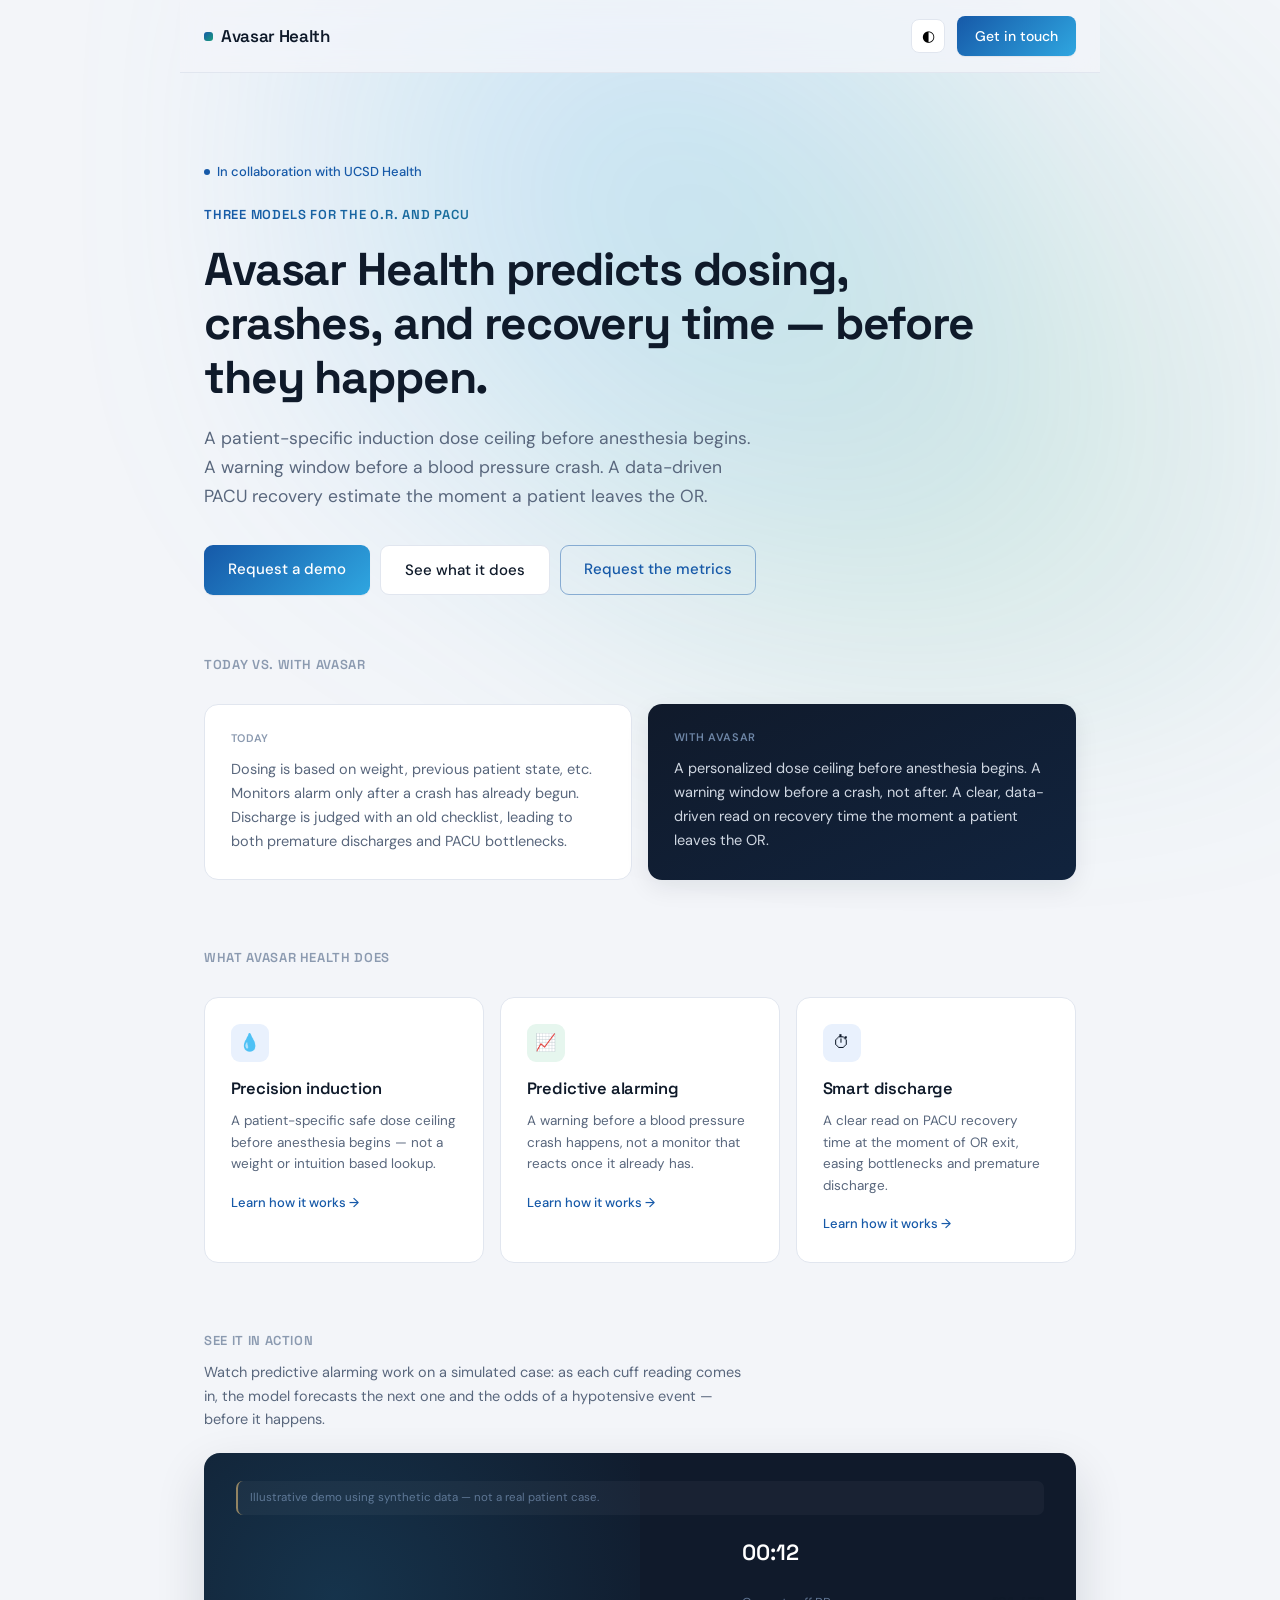
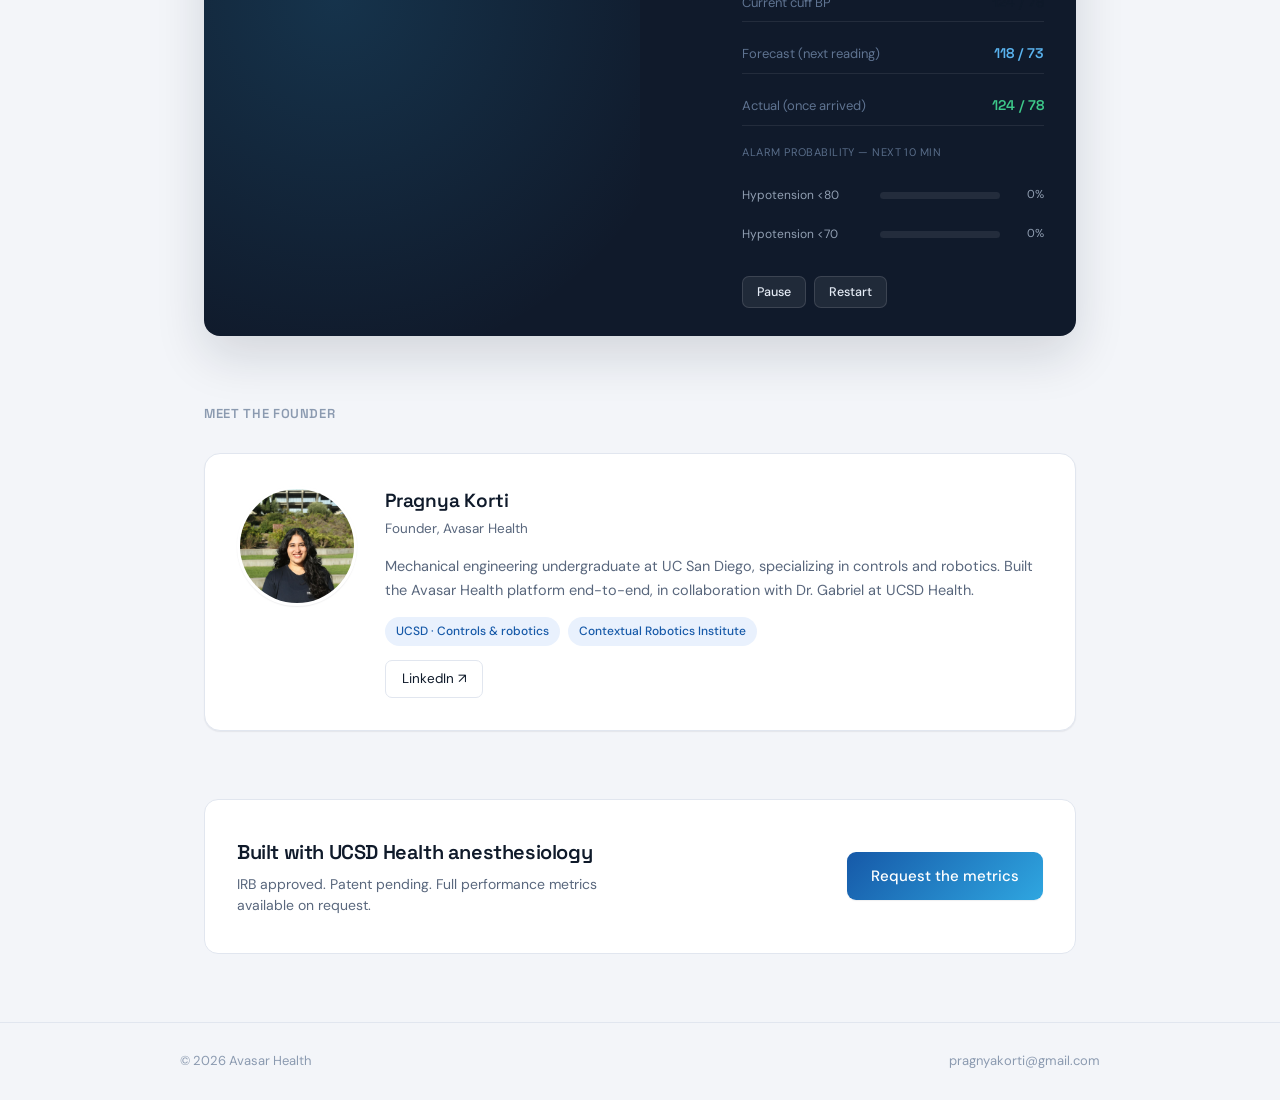
<file: index.html>
<!DOCTYPE html>
<html lang="en">
<head>
<meta charset="UTF-8">
<meta name="viewport" content="width=device-width, initial-scale=1.0">
<title>Avasar Health</title>
<link rel="preconnect" href="https://fonts.googleapis.com">
<link rel="stylesheet" href="https://fonts.googleapis.com/css2?family=Space+Grotesk:wght@400;500;600;700&family=DM+Sans:ital,opsz,wght@0,9..40,400;0,9..40,500;1,9..40,400&display=swap">
<link rel="stylesheet" href="style.css">
</head>
<body>

<nav>
  <a href="index.html" class="logo">Avasar Health</a>
  <div class="nav-right">
    <button class="theme-toggle" id="themeToggle" aria-label="Toggle dark mode">◐</button>
    <a href="mailto:pragnyakorti@gmail.com" class="nav-cta">Get in touch</a>
  </div>
</nav>

<div class="page-wrap">

  <section class="hero">
    <div class="collab-note"><span class="collab-dot"></span>In collaboration with UCSD Health</div>
    <span class="hero-kicker">Three models for the O.R. and PACU</span>
    <h1>Avasar Health predicts dosing, crashes, and recovery time — before they happen.</h1>
    <p class="hero-sub">A patient-specific induction dose ceiling before anesthesia begins. A warning window before a blood pressure crash. A data-driven PACU recovery estimate the moment a patient leaves the OR.</p>
    <div class="cta-row">
      <a href="mailto:pragnyakorti@gmail.com" class="btn-primary">Request a demo</a>
      <a href="#modules" class="btn-ghost">See what it does</a>
      <a href="mailto:pragnyakorti@gmail.com?subject=Requesting validation data — Avasar Health" class="btn-outline-accent">Request the metrics</a>
    </div>
  </section>

  <section class="outcome-section">
    <div class="section-heading">Today vs. with Avasar</div>
    <div class="outcome-grid">
      <div class="outcome-card outcome-before">
        <div class="outcome-tag">Today</div>
        <p>Dosing is based on weight, previous patient state, etc. Monitors alarm only after a crash has already begun. Discharge is judged with an old checklist, leading to both premature discharges and PACU bottlenecks.</p>
      </div>
      <div class="outcome-card outcome-after">
        <div class="outcome-tag">With Avasar</div>
        <p>A personalized dose ceiling before anesthesia begins. A warning window before a crash, not after. A clear, data-driven read on recovery time the moment a patient leaves the OR.</p>
      </div>
    </div>
  </section>

  <section class="modules-section" id="modules">
    <div class="section-heading">What Avasar Health does</div>
    <div class="module-link-grid">
      <a href="module-induction.html" class="module-link-card">
        <div class="module-icon-wrap icon-blue">💧</div>
        <h3>Precision induction</h3>
        <p>A patient-specific safe dose ceiling before anesthesia begins — not a weight or intuition based lookup.</p>
        <span class="module-link-arrow">Learn how it works →</span>
      </a>
      <a href="module-alarming.html" class="module-link-card">
        <div class="module-icon-wrap icon-green">📈</div>
        <h3>Predictive alarming</h3>
        <p>A warning before a blood pressure crash happens, not a monitor that reacts once it already has.</p>
        <span class="module-link-arrow">Learn how it works →</span>
      </a>
      <a href="module-discharge.html" class="module-link-card">
        <div class="module-icon-wrap icon-blue">⏱</div>
        <h3>Smart discharge</h3>
        <p>A clear read on PACU recovery time at the moment of OR exit, easing bottlenecks and premature discharge.</p>
        <span class="module-link-arrow">Learn how it works →</span>
      </a>
    </div>
  </section>

  <section class="demo-section">
    <div class="section-heading">See it in action</div>
    <p class="demo-intro">Watch predictive alarming work on a simulated case: as each cuff reading comes in, the model forecasts the next one and the odds of a hypotensive event — before it happens.</p>
    <div class="demo-panel">
      <div class="demo-disclaimer">Illustrative demo using synthetic data — not a real patient case.</div>
      <div class="demo-grid">
        <div class="demo-chart-wrap"><canvas id="demoChart"></canvas></div>
        <div class="demo-stats">
          <div class="demo-clock" id="demoClock">00:00</div>
          <div class="demo-stat-row"><span>Current cuff BP</span><b id="demoCur">— / —</b></div>
          <div class="demo-stat-row"><span>Forecast (next reading)</span><b class="pred" id="demoPred">— / —</b></div>
          <div class="demo-stat-row"><span>Actual (once arrived)</span><b class="act" id="demoAct">— / —</b></div>
          <div class="alarm-label">Alarm probability — next 10 min</div>
          <div class="alarm-row"><span class="alarm-name">Hypotension &lt;80</span><div class="alarm-bar-bg"><div class="alarm-bar-fg" id="bar1" style="width:0%"></div></div><span class="alarm-pct" id="pct1">0%</span></div>
          <div class="alarm-row"><span class="alarm-name">Hypotension &lt;70</span><div class="alarm-bar-bg"><div class="alarm-bar-fg" id="bar2" style="width:0%"></div></div><span class="alarm-pct" id="pct2">0%</span></div>
          <div class="demo-controls">
            <button class="demo-btn" id="demoToggle">Pause</button>
            <button class="demo-btn" id="demoRestart">Restart</button>
          </div>
        </div>
      </div>
    </div>
  </section>

  <section class="founder-section">
    <div class="section-heading">Meet the Founder</div>
    <div class="founder-card">
      <img class="founder-photo" src="founder.png" alt="Pragnya Korti">
      <div>
        <div class="founder-name">Pragnya Korti</div>
        <div class="founder-title">Founder, Avasar Health</div>
        <p class="founder-bio">Mechanical engineering undergraduate at UC San Diego, specializing in controls and robotics. Built the Avasar Health platform end-to-end, in collaboration with Dr. Gabriel at UCSD Health.</p>
        <div class="founder-tags">
          <span class="founder-tag">UCSD · Controls &amp; robotics</span>
          <span class="founder-tag">Contextual Robotics Institute</span>
        </div>
        <a href="https://www.linkedin.com/in/pragnya-korti" target="_blank" rel="noopener" class="founder-link">LinkedIn ↗</a>
      </div>
    </div>
  </section>

  <div class="cta-block">
    <div class="cta-block-text">
      <h3>Built with UCSD Health anesthesiology</h3>
      <p>IRB approved. Patent pending. Full performance metrics available on request.</p>
    </div>
    <a href="mailto:pragnyakorti@gmail.com?subject=Requesting validation data — Avasar Health" class="btn-primary">Request the metrics</a>
  </div>

</div>

<footer>
  <div class="footer-inner">
    <span class="footer-copy">© 2026 Avasar Health</span>
    <a href="mailto:pragnyakorti@gmail.com" class="footer-email">pragnyakorti@gmail.com</a>
  </div>
</footer>

<script>
const toggle = document.getElementById('themeToggle');
const root = document.documentElement;
toggle.addEventListener('click', () => {
  const current = root.getAttribute('data-theme');
  if (current === 'dark') { root.setAttribute('data-theme', 'light'); toggle.textContent = '◐'; }
  else { root.setAttribute('data-theme', 'dark'); toggle.textContent = '◑'; }
});

const revealEls = document.querySelectorAll('.outcome-section, .modules-section, .demo-section, .founder-section, .cta-block');
const observer = new IntersectionObserver((entries) => {
  entries.forEach(entry => { if (entry.isIntersecting) { entry.target.classList.add('visible'); observer.unobserve(entry.target); } });
}, { threshold: 0.2 });
revealEls.forEach(el => observer.observe(el));

(function () {
  const demoCanvas = document.getElementById('demoChart');
  const dctx = demoCanvas.getContext('2d');
  function resizeDemo() {
    demoCanvas.width = demoCanvas.offsetWidth * devicePixelRatio;
    demoCanvas.height = demoCanvas.offsetHeight * devicePixelRatio;
    dctx.setTransform(1,0,0,1,0,0);
    dctx.scale(devicePixelRatio, devicePixelRatio);
  }
  resizeDemo();
  window.addEventListener('resize', resizeDemo);

  const totalMin = 90, cuffInterval = 5;
  function syntheticSys(min) { const dip = Math.exp(-Math.pow((min - 60) / 12, 2)) * 42; return Math.max(62, 122 - dip + Math.sin(min * 0.7) * 2.5); }
  function syntheticDia(min) { const dip = Math.exp(-Math.pow((min - 60) / 12, 2)) * 22; return Math.max(40, 76 - dip + Math.cos(min * 0.6) * 1.8); }
  const cuffTimes = []; for (let m = 0; m <= totalMin; m += cuffInterval) cuffTimes.push(m);
  let playhead = 0, paused = false;
  const actualSeries = [], forecastSeries = [];

  function forecastFor(targetMin) {
    const bias = (Math.random() - 0.5) * 6;
    return { sys: syntheticSys(targetMin) + bias, dia: syntheticDia(targetMin) + bias * 0.5 };
  }
  function alarmProb(targetMin) {
    const s = syntheticSys(targetMin);
    return { p80: Math.max(0, Math.min(1, (84 - s) / 20)), p70: Math.max(0, Math.min(1, (74 - s) / 16)) };
  }
  function draw() {
    const w = demoCanvas.offsetWidth, h = demoCanvas.offsetHeight;
    dctx.clearRect(0, 0, w, h);
    const padL = 34, padR = 10, padT = 10, padB = 20;
    const plotW = w - padL - padR, plotH = h - padT - padB, minY = 50, maxY = 135;
    function xFor(min) { return padL + (min / totalMin) * plotW; }
    function yFor(val) { return padT + plotH - ((val - minY) / (maxY - minY)) * plotH; }
    dctx.strokeStyle = 'rgba(255,255,255,0.06)'; dctx.lineWidth = 1;
    [60, 80, 100, 120].forEach(v => {
      dctx.beginPath(); dctx.moveTo(padL, yFor(v)); dctx.lineTo(w - padR, yFor(v)); dctx.stroke();
      dctx.fillStyle = 'rgba(160,190,230,0.4)'; dctx.font = '10px DM Sans, sans-serif'; dctx.fillText(v, 2, yFor(v) + 3);
    });
    function drawLine(series, key, color) {
      const pts = series.filter(p => p.min <= playhead);
      if (pts.length < 2) return;
      dctx.beginPath(); dctx.strokeStyle = color; dctx.lineWidth = 2;
      pts.forEach((p, i) => { const x = xFor(p.min), y = yFor(p[key]); if (i === 0) dctx.moveTo(x, y); else dctx.lineTo(x, y); });
      dctx.stroke();
    }
    drawLine(actualSeries, 'sys', '#3DC98A'); drawLine(actualSeries, 'dia', '#22d3ee');
    forecastSeries.forEach(p => { if (p.min > playhead + 15) return; dctx.beginPath(); dctx.fillStyle = '#5AB4F0'; dctx.arc(xFor(p.min), yFor(p.sys), 3, 0, Math.PI * 2); dctx.fill(); });
    dctx.strokeStyle = 'rgba(245,201,122,0.5)'; dctx.beginPath(); dctx.moveTo(xFor(playhead), padT); dctx.lineTo(xFor(playhead), padT + plotH); dctx.stroke();
  }
  function fmtClock(min) { const h = Math.floor(min / 60), m = Math.floor(min % 60); return `${String(h).padStart(2,'0')}:${String(m).padStart(2,'0')}`; }
  function tick() {
    if (!paused) {
      playhead += 1;
      if (playhead > totalMin) { playhead = 0; actualSeries.length = 0; forecastSeries.length = 0; }
      document.getElementById('demoClock').textContent = fmtClock(playhead);
      const nearestCuff = cuffTimes.find(c => Math.abs(c - playhead) < 0.5);
      if (nearestCuff !== undefined) {
        const sys = syntheticSys(nearestCuff), dia = syntheticDia(nearestCuff);
        actualSeries.push({ min: nearestCuff, sys, dia });
        document.getElementById('demoCur').textContent = `${sys.toFixed(0)} / ${dia.toFixed(0)}`;
        const targetMin = nearestCuff + cuffInterval;
        if (targetMin <= totalMin) {
          const fc = forecastFor(targetMin);
          forecastSeries.push({ min: targetMin, sys: fc.sys, dia: fc.dia });
          document.getElementById('demoPred').textContent = `${fc.sys.toFixed(0)} / ${fc.dia.toFixed(0)}`;
          const alarms = alarmProb(targetMin);
          document.getElementById('bar1').style.width = `${(alarms.p80 * 100).toFixed(0)}%`;
          document.getElementById('pct1').textContent = `${(alarms.p80 * 100).toFixed(0)}%`;
          document.getElementById('bar2').style.width = `${(alarms.p70 * 100).toFixed(0)}%`;
          document.getElementById('pct2').textContent = `${(alarms.p70 * 100).toFixed(0)}%`;
        }
        const resolved = forecastSeries.find(f => Math.abs(f.min - nearestCuff) < 0.1);
        if (resolved) document.getElementById('demoAct').textContent = `${sys.toFixed(0)} / ${dia.toFixed(0)}`;
      }
      draw();
    }
    setTimeout(tick, 110);
  }
  document.getElementById('demoToggle').addEventListener('click', (e) => { paused = !paused; e.target.textContent = paused ? 'Resume' : 'Pause'; });
  document.getElementById('demoRestart').addEventListener('click', () => {
    playhead = 0; actualSeries.length = 0; forecastSeries.length = 0;
    document.getElementById('demoCur').textContent = '— / —';
    document.getElementById('demoPred').textContent = '— / —';
    document.getElementById('demoAct').textContent = '— / —';
  });
  draw(); tick();
})();
</script>
</body>
</html>
</file>
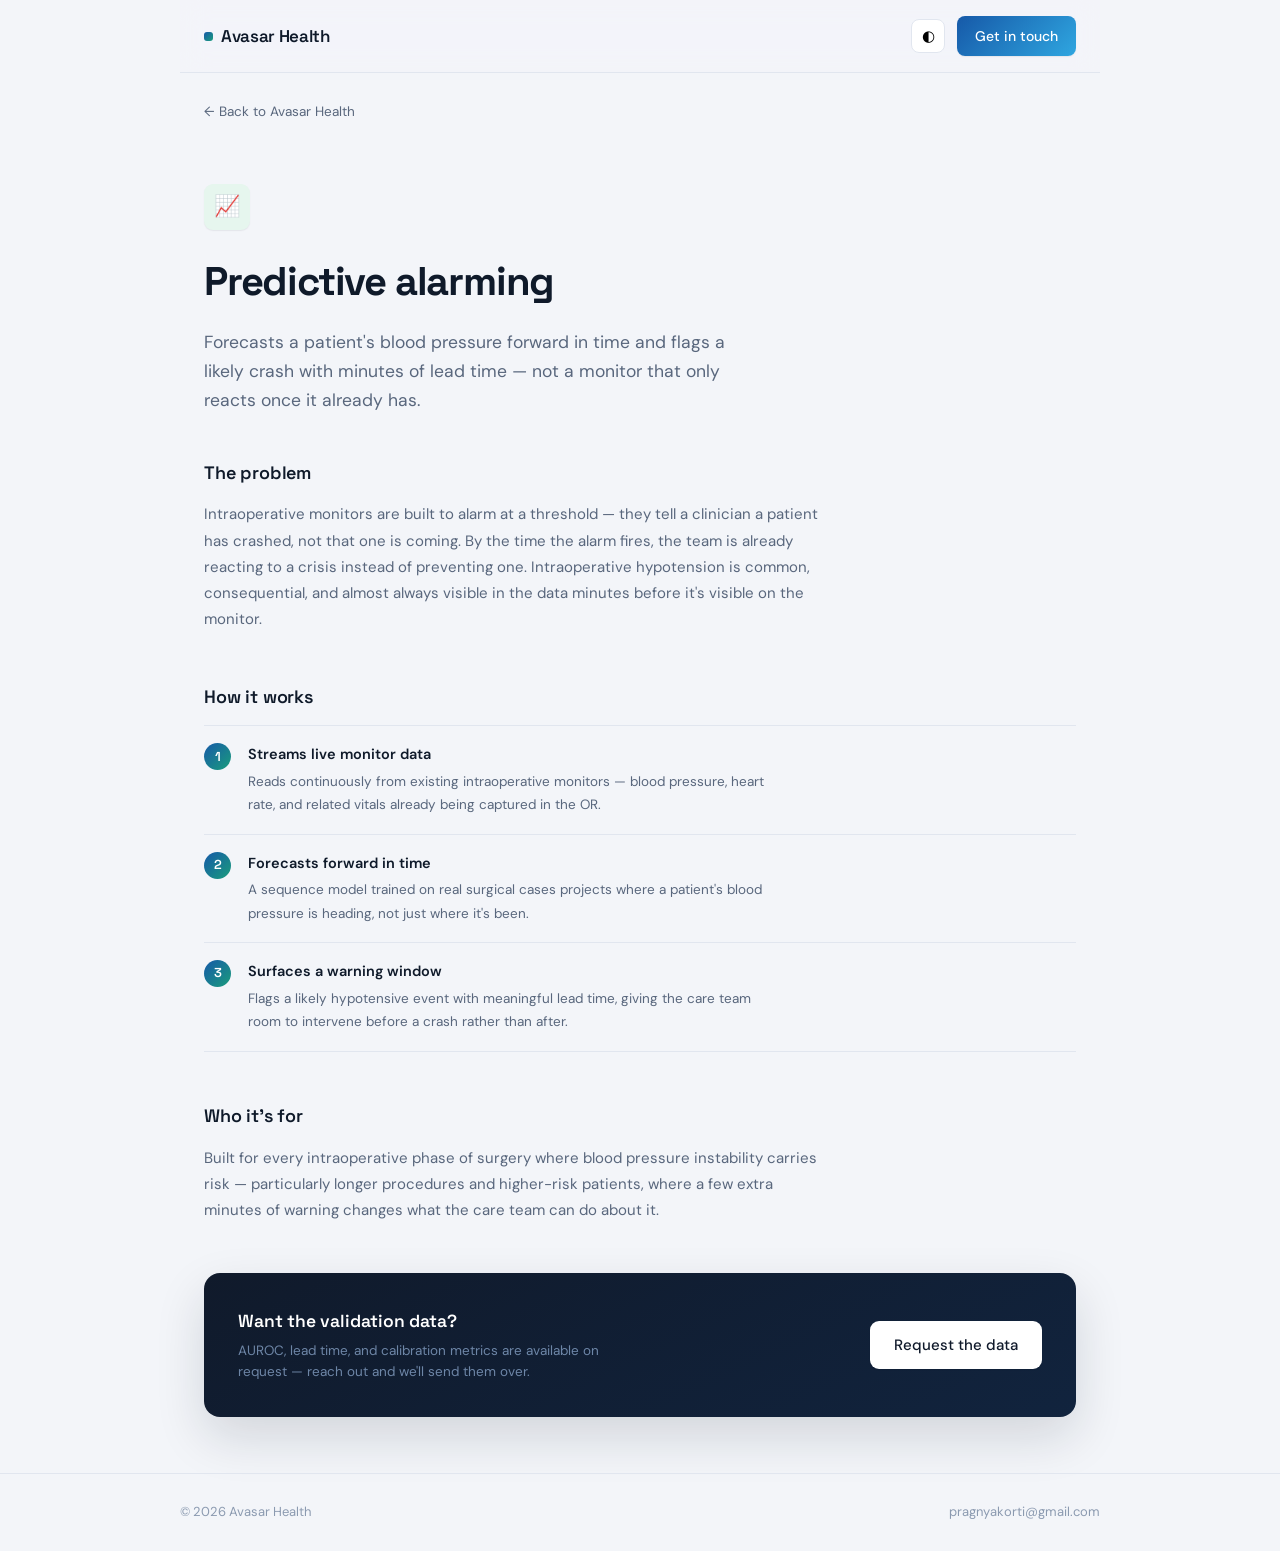
<file: module-alarming.html>
<!DOCTYPE html>
<html lang="en">
<head>
<meta charset="UTF-8">
<meta name="viewport" content="width=device-width, initial-scale=1.0">
<title>Predictive Alarming — Avasar Health</title>
<link rel="preconnect" href="https://fonts.googleapis.com">
<link rel="stylesheet" href="https://fonts.googleapis.com/css2?family=Space+Grotesk:wght@400;500;600;700&family=DM+Sans:ital,opsz,wght@0,9..40,400;0,9..40,500;1,9..40,400&display=swap">
<link rel="stylesheet" href="style.css">
</head>
<body>

<nav>
  <a href="index.html" class="logo">Avasar Health</a>
  <div class="nav-right">
    <button class="theme-toggle" id="themeToggle" aria-label="Toggle dark mode">◐</button>
    <a href="mailto:pragnyakorti@gmail.com" class="nav-cta">Get in touch</a>
  </div>
</nav>

<div class="page-wrap">

  <a href="index.html" class="back-link" style="margin-top:28px; display:inline-flex;">← Back to Avasar Health</a>

  <section class="module-hero">
    <div class="module-icon-wrap icon-green">📈</div>
    <h1>Predictive alarming</h1>
    <p class="hero-sub">Forecasts a patient's blood pressure forward in time and flags a likely crash with minutes of lead time — not a monitor that only reacts once it already has.</p>
  </section>

  <section class="module-body-section">
    <h2>The problem</h2>
    <p>Intraoperative monitors are built to alarm at a threshold — they tell a clinician a patient has crashed, not that one is coming. By the time the alarm fires, the team is already reacting to a crisis instead of preventing one. Intraoperative hypotension is common, consequential, and almost always visible in the data minutes before it's visible on the monitor.</p>
  </section>

  <section class="module-body-section">
    <h2>How it works</h2>
    <div class="how-steps">
      <div class="how-step">
        <div class="how-step-num">1</div>
        <div class="how-step-text"><h4>Streams live monitor data</h4><p>Reads continuously from existing intraoperative monitors — blood pressure, heart rate, and related vitals already being captured in the OR.</p></div>
      </div>
      <div class="how-step">
        <div class="how-step-num">2</div>
        <div class="how-step-text"><h4>Forecasts forward in time</h4><p>A sequence model trained on real surgical cases projects where a patient's blood pressure is heading, not just where it's been.</p></div>
      </div>
      <div class="how-step">
        <div class="how-step-num">3</div>
        <div class="how-step-text"><h4>Surfaces a warning window</h4><p>Flags a likely hypotensive event with meaningful lead time, giving the care team room to intervene before a crash rather than after.</p></div>
      </div>
    </div>
  </section>

  <section class="module-body-section">
    <h2>Who it's for</h2>
    <p>Built for every intraoperative phase of surgery where blood pressure instability carries risk — particularly longer procedures and higher-risk patients, where a few extra minutes of warning changes what the care team can do about it.</p>
  </section>

  <div class="metrics-gate">
    <div class="metrics-gate-text">
      <h3>Want the validation data?</h3>
      <p>AUROC, lead time, and calibration metrics are available on request — reach out and we'll send them over.</p>
    </div>
    <a href="mailto:pragnyakorti@gmail.com?subject=Requesting validation data — Predictive Alarming" class="btn-primary">Request the data</a>
  </div>

</div>

<footer>
  <div class="footer-inner">
    <span class="footer-copy">© 2026 Avasar Health</span>
    <a href="mailto:pragnyakorti@gmail.com" class="footer-email">pragnyakorti@gmail.com</a>
  </div>
</footer>

<script>
const toggle = document.getElementById('themeToggle');
const root = document.documentElement;
toggle.addEventListener('click', () => {
  const current = root.getAttribute('data-theme');
  if (current === 'dark') { root.setAttribute('data-theme', 'light'); toggle.textContent = '◐'; }
  else { root.setAttribute('data-theme', 'dark'); toggle.textContent = '◑'; }
});
</script>
</body>
</html>
</file>
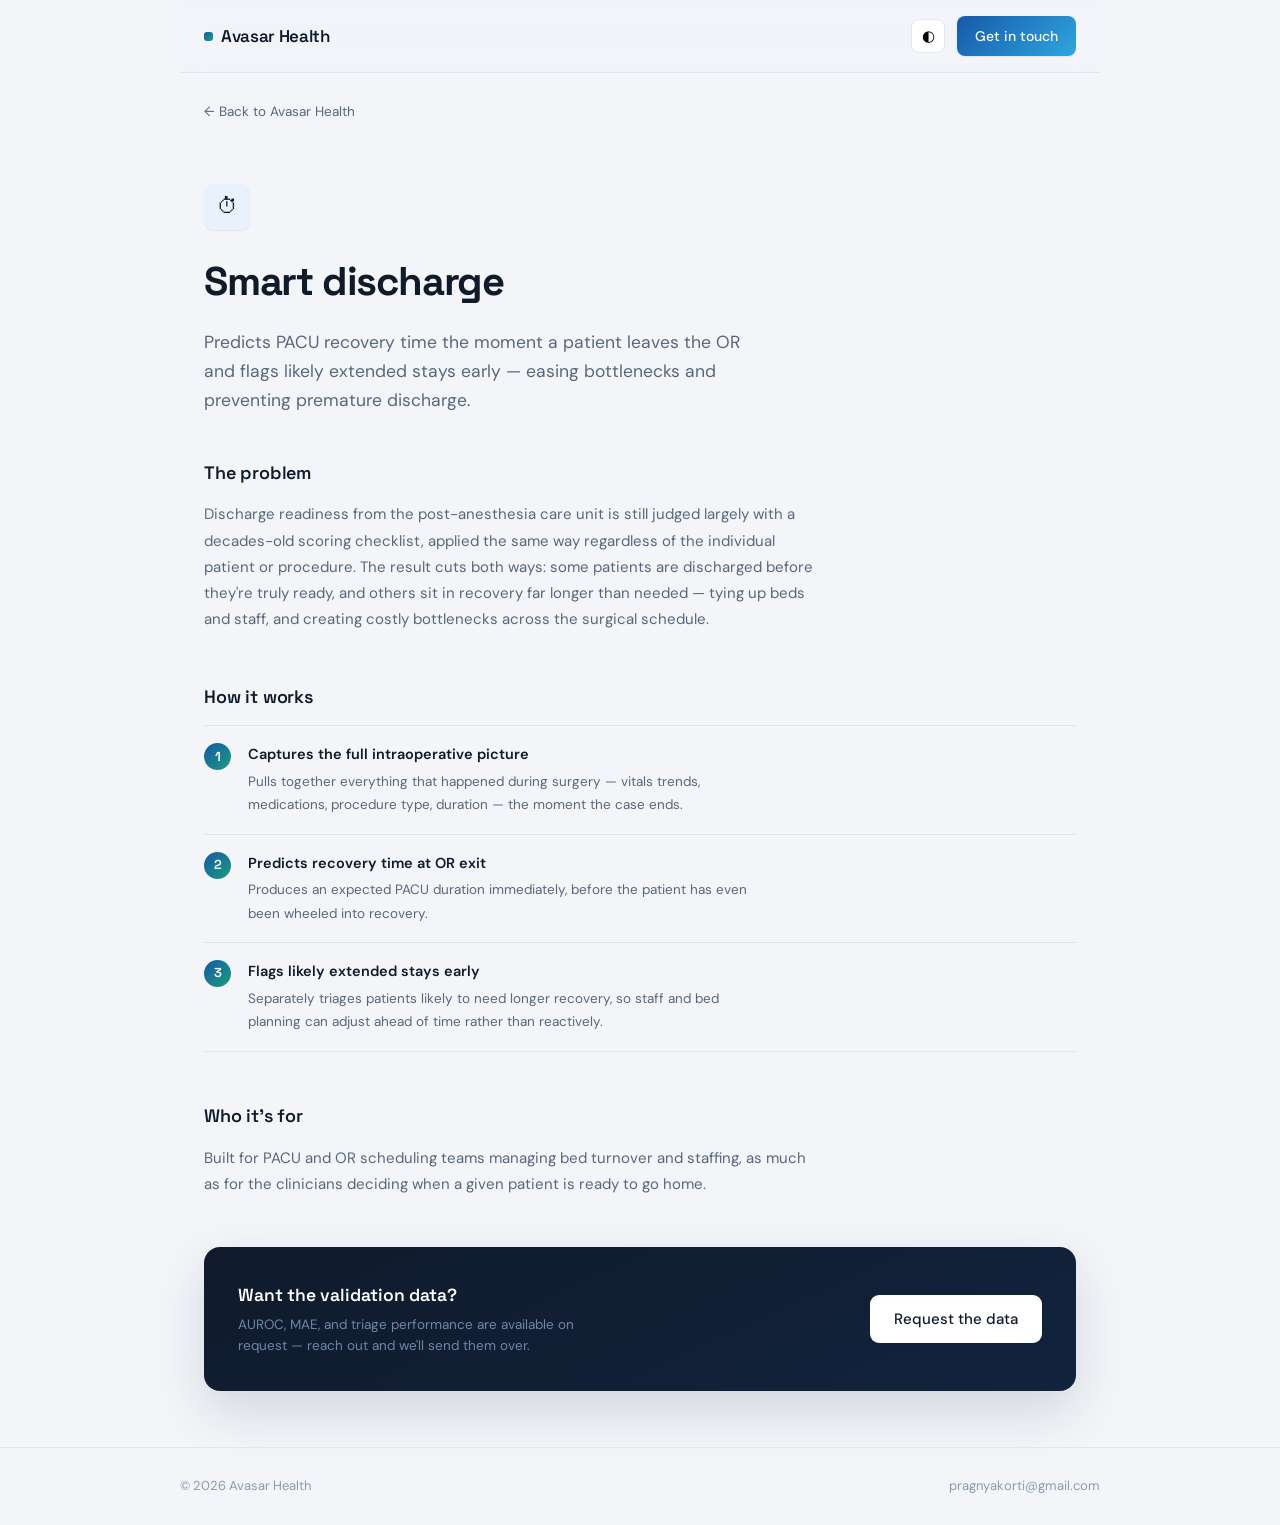
<file: module-discharge.html>
<!DOCTYPE html>
<html lang="en">
<head>
<meta charset="UTF-8">
<meta name="viewport" content="width=device-width, initial-scale=1.0">
<title>Smart Discharge — Avasar Health</title>
<link rel="preconnect" href="https://fonts.googleapis.com">
<link rel="stylesheet" href="https://fonts.googleapis.com/css2?family=Space+Grotesk:wght@400;500;600;700&family=DM+Sans:ital,opsz,wght@0,9..40,400;0,9..40,500;1,9..40,400&display=swap">
<link rel="stylesheet" href="style.css">
</head>
<body>

<nav>
  <a href="index.html" class="logo">Avasar Health</a>
  <div class="nav-right">
    <button class="theme-toggle" id="themeToggle" aria-label="Toggle dark mode">◐</button>
    <a href="mailto:pragnyakorti@gmail.com" class="nav-cta">Get in touch</a>
  </div>
</nav>

<div class="page-wrap">

  <a href="index.html" class="back-link" style="margin-top:28px; display:inline-flex;">← Back to Avasar Health</a>

  <section class="module-hero">
    <div class="module-icon-wrap icon-blue">⏱</div>
    <h1>Smart discharge</h1>
    <p class="hero-sub">Predicts PACU recovery time the moment a patient leaves the OR and flags likely extended stays early — easing bottlenecks and preventing premature discharge.</p>
  </section>

  <section class="module-body-section">
    <h2>The problem</h2>
    <p>Discharge readiness from the post-anesthesia care unit is still judged largely with a decades-old scoring checklist, applied the same way regardless of the individual patient or procedure. The result cuts both ways: some patients are discharged before they're truly ready, and others sit in recovery far longer than needed — tying up beds and staff, and creating costly bottlenecks across the surgical schedule.</p>
  </section>

  <section class="module-body-section">
    <h2>How it works</h2>
    <div class="how-steps">
      <div class="how-step">
        <div class="how-step-num">1</div>
        <div class="how-step-text"><h4>Captures the full intraoperative picture</h4><p>Pulls together everything that happened during surgery — vitals trends, medications, procedure type, duration — the moment the case ends.</p></div>
      </div>
      <div class="how-step">
        <div class="how-step-num">2</div>
        <div class="how-step-text"><h4>Predicts recovery time at OR exit</h4><p>Produces an expected PACU duration immediately, before the patient has even been wheeled into recovery.</p></div>
      </div>
      <div class="how-step">
        <div class="how-step-num">3</div>
        <div class="how-step-text"><h4>Flags likely extended stays early</h4><p>Separately triages patients likely to need longer recovery, so staff and bed planning can adjust ahead of time rather than reactively.</p></div>
      </div>
    </div>
  </section>

  <section class="module-body-section">
    <h2>Who it's for</h2>
    <p>Built for PACU and OR scheduling teams managing bed turnover and staffing, as much as for the clinicians deciding when a given patient is ready to go home.</p>
  </section>

  <div class="metrics-gate">
    <div class="metrics-gate-text">
      <h3>Want the validation data?</h3>
      <p>AUROC, MAE, and triage performance are available on request — reach out and we'll send them over.</p>
    </div>
    <a href="mailto:pragnyakorti@gmail.com?subject=Requesting validation data — Smart Discharge" class="btn-primary">Request the data</a>
  </div>

</div>

<footer>
  <div class="footer-inner">
    <span class="footer-copy">© 2026 Avasar Health</span>
    <a href="mailto:pragnyakorti@gmail.com" class="footer-email">pragnyakorti@gmail.com</a>
  </div>
</footer>

<script>
const toggle = document.getElementById('themeToggle');
const root = document.documentElement;
toggle.addEventListener('click', () => {
  const current = root.getAttribute('data-theme');
  if (current === 'dark') { root.setAttribute('data-theme', 'light'); toggle.textContent = '◐'; }
  else { root.setAttribute('data-theme', 'dark'); toggle.textContent = '◑'; }
});
</script>
</body>
</html>
</file>
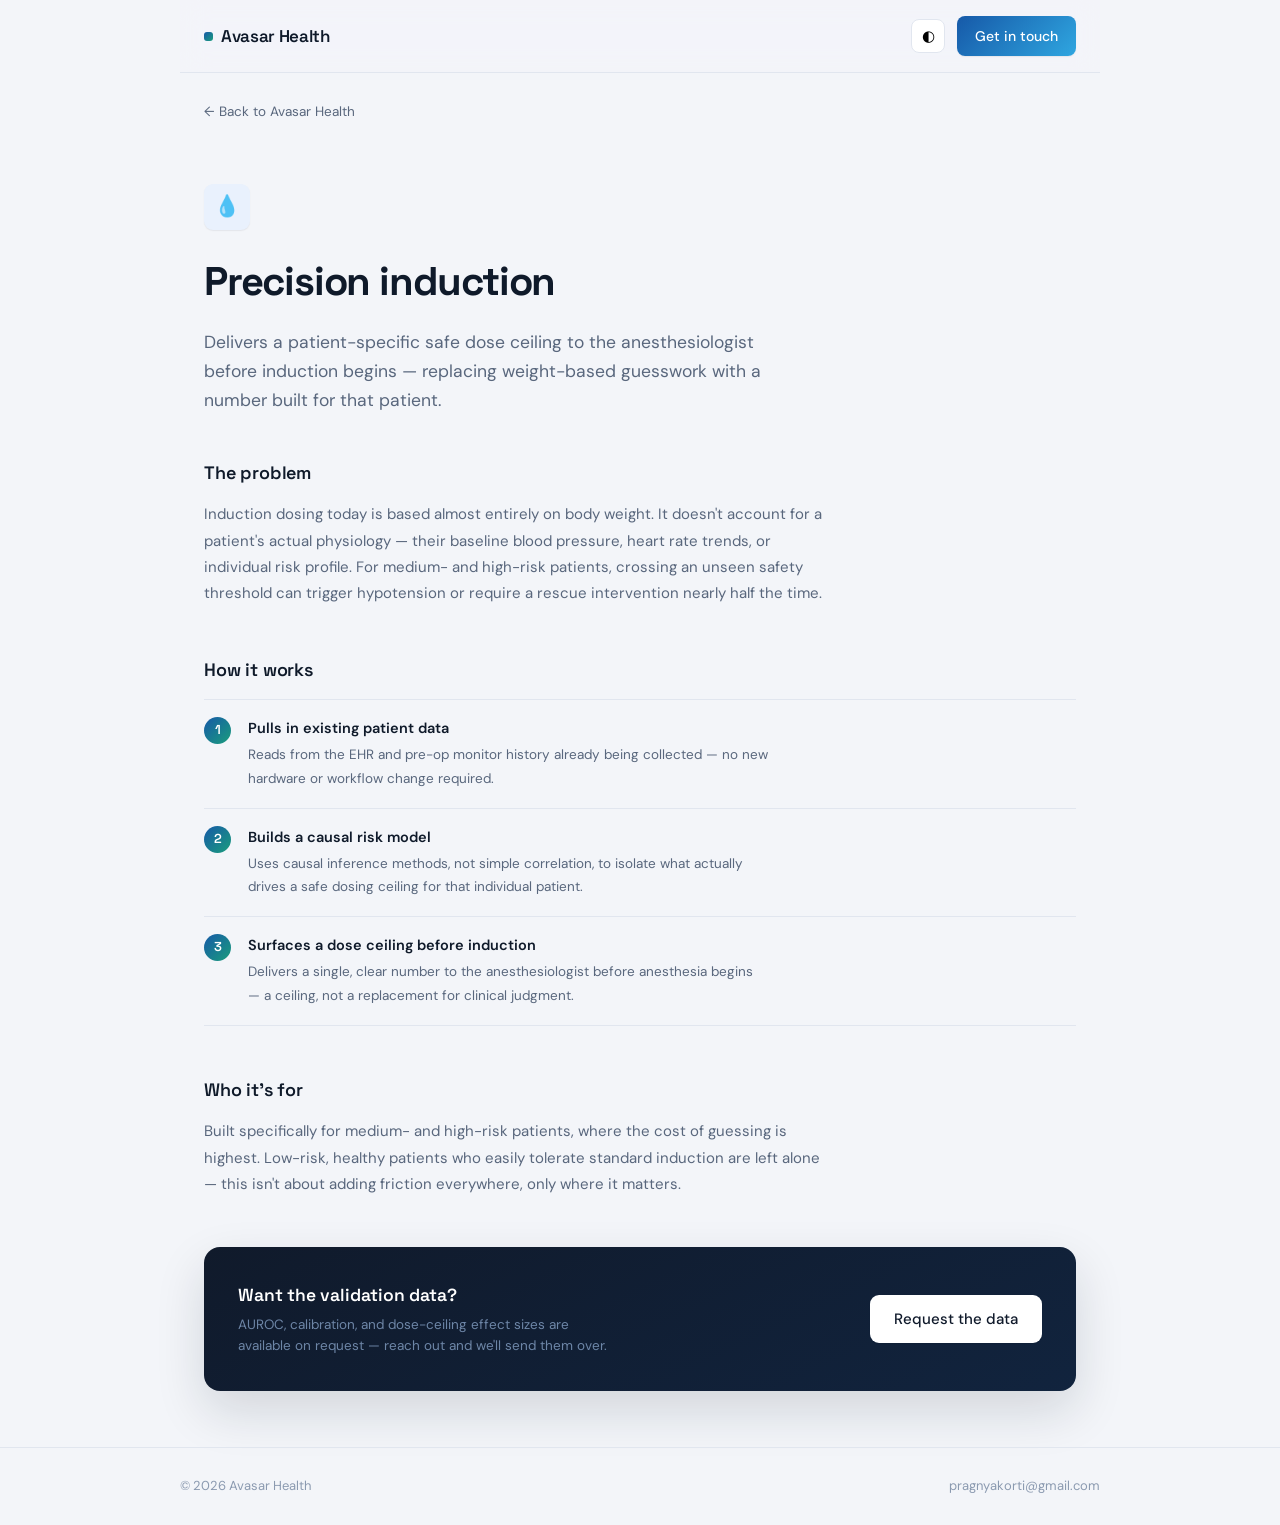
<file: module-induction.html>
<!DOCTYPE html>
<html lang="en">
<head>
<meta charset="UTF-8">
<meta name="viewport" content="width=device-width, initial-scale=1.0">
<title>Precision Induction — Avasar Health</title>
<link rel="preconnect" href="https://fonts.googleapis.com">
<link rel="stylesheet" href="https://fonts.googleapis.com/css2?family=Space+Grotesk:wght@400;500;600;700&family=DM+Sans:ital,opsz,wght@0,9..40,400;0,9..40,500;1,9..40,400&display=swap">
<link rel="stylesheet" href="style.css">
</head>
<body>

<nav>
  <a href="index.html" class="logo">Avasar Health</a>
  <div class="nav-right">
    <button class="theme-toggle" id="themeToggle" aria-label="Toggle dark mode">◐</button>
    <a href="mailto:pragnyakorti@gmail.com" class="nav-cta">Get in touch</a>
  </div>
</nav>

<div class="page-wrap">

  <a href="index.html" class="back-link" style="margin-top:28px; display:inline-flex;">← Back to Avasar Health</a>

  <section class="module-hero">
    <div class="module-icon-wrap icon-blue">💧</div>
    <h1>Precision induction</h1>
    <p class="hero-sub">Delivers a patient-specific safe dose ceiling to the anesthesiologist before induction begins — replacing weight-based guesswork with a number built for that patient.</p>
  </section>

  <section class="module-body-section">
    <h2>The problem</h2>
    <p>Induction dosing today is based almost entirely on body weight. It doesn't account for a patient's actual physiology — their baseline blood pressure, heart rate trends, or individual risk profile. For medium- and high-risk patients, crossing an unseen safety threshold can trigger hypotension or require a rescue intervention nearly half the time.</p>
  </section>

  <section class="module-body-section">
    <h2>How it works</h2>
    <div class="how-steps">
      <div class="how-step">
        <div class="how-step-num">1</div>
        <div class="how-step-text"><h4>Pulls in existing patient data</h4><p>Reads from the EHR and pre-op monitor history already being collected — no new hardware or workflow change required.</p></div>
      </div>
      <div class="how-step">
        <div class="how-step-num">2</div>
        <div class="how-step-text"><h4>Builds a causal risk model</h4><p>Uses causal inference methods, not simple correlation, to isolate what actually drives a safe dosing ceiling for that individual patient.</p></div>
      </div>
      <div class="how-step">
        <div class="how-step-num">3</div>
        <div class="how-step-text"><h4>Surfaces a dose ceiling before induction</h4><p>Delivers a single, clear number to the anesthesiologist before anesthesia begins — a ceiling, not a replacement for clinical judgment.</p></div>
      </div>
    </div>
  </section>

  <section class="module-body-section">
    <h2>Who it's for</h2>
    <p>Built specifically for medium- and high-risk patients, where the cost of guessing is highest. Low-risk, healthy patients who easily tolerate standard induction are left alone — this isn't about adding friction everywhere, only where it matters.</p>
  </section>

  <div class="metrics-gate">
    <div class="metrics-gate-text">
      <h3>Want the validation data?</h3>
      <p>AUROC, calibration, and dose-ceiling effect sizes are available on request — reach out and we'll send them over.</p>
    </div>
    <a href="mailto:pragnyakorti@gmail.com?subject=Requesting validation data — Precision Induction" class="btn-primary">Request the data</a>
  </div>

</div>

<footer>
  <div class="footer-inner">
    <span class="footer-copy">© 2026 Avasar Health</span>
    <a href="mailto:pragnyakorti@gmail.com" class="footer-email">pragnyakorti@gmail.com</a>
  </div>
</footer>

<script>
const toggle = document.getElementById('themeToggle');
const root = document.documentElement;
toggle.addEventListener('click', () => {
  const current = root.getAttribute('data-theme');
  if (current === 'dark') { root.setAttribute('data-theme', 'light'); toggle.textContent = '◐'; }
  else { root.setAttribute('data-theme', 'dark'); toggle.textContent = '◑'; }
});
</script>
</body>
</html>
</file>
<file: style.css>
*, *::before, *::after { box-sizing: border-box; margin: 0; padding: 0; }
:root {
  --bg:#F3F5F9; --surface:#FFFFFF; --surface-dark:#101A2B; --border:#E1E6EF;
  --fg:#0F1A2A; --fg-muted:#59677D; --fg-faint:#8B9AB0;
  --accent:#1659A8; --accent-2:#1A9D7C; --accent-light:#E9F1FD; --green:#15804F; --green-light:#E6F6EE;
  --grad-1:#1659A8; --grad-2:#2FA6E0; --grad-3:#1A9D7C;
  --shadow-sm: 0 1px 2px rgba(16,26,43,0.04), 0 1px 1px rgba(16,26,43,0.03);
  --shadow-md: 0 8px 24px rgba(16,26,43,0.08);
  --shadow-lg: 0 20px 50px rgba(16,26,43,0.14);
  color-scheme: light;
}
@media (prefers-color-scheme: dark) {
  :root:not([data-theme="light"]) {
    --bg:#0A0F18; --surface:#131E2F; --surface-dark:#070B12; --border:#223049;
    --fg:#EAF0FA; --fg-muted:#93A4BE; --fg-faint:#5C6F8A;
    --accent:#5AB0EC; --accent-2:#3FCB9E; --accent-light:#152233; --green:#3FCB9E; --green-light:#0F241D;
    --grad-1:#2E7FD6; --grad-2:#5AB0EC; --grad-3:#3FCB9E;
    --shadow-sm: 0 1px 2px rgba(0,0,0,0.3);
    --shadow-md: 0 8px 24px rgba(0,0,0,0.35);
    --shadow-lg: 0 24px 60px rgba(0,0,0,0.5);
    color-scheme: dark;
  }
}
:root[data-theme="dark"] {
  --bg:#0A0F18; --surface:#131E2F; --surface-dark:#070B12; --border:#223049;
  --fg:#EAF0FA; --fg-muted:#93A4BE; --fg-faint:#5C6F8A;
  --accent:#5AB0EC; --accent-2:#3FCB9E; --accent-light:#152233; --green:#3FCB9E; --green-light:#0F241D;
  --grad-1:#2E7FD6; --grad-2:#5AB0EC; --grad-3:#3FCB9E;
  --shadow-sm: 0 1px 2px rgba(0,0,0,0.3);
  --shadow-md: 0 8px 24px rgba(0,0,0,0.35);
  --shadow-lg: 0 24px 60px rgba(0,0,0,0.5);
  color-scheme: dark;
}
html { scroll-behavior: smooth; }
body {
  font-family: 'DM Sans', system-ui, sans-serif;
  background: var(--bg); color: var(--fg); line-height: 1.6; -webkit-font-smoothing: antialiased;
}
.page-wrap { max-width: 920px; margin: 0 auto; padding-left: max(24px, env(safe-area-inset-left, 0px)); padding-right: max(24px, env(safe-area-inset-right, 0px)); }

nav {
  display: flex; justify-content: space-between; align-items: center; padding-block: 16px;
  border-bottom: 1px solid var(--border);
  padding-left: max(24px, env(safe-area-inset-left, 0px)); padding-right: max(24px, env(safe-area-inset-right, 0px));
  max-width: 920px; margin: 0 auto;
  position: sticky; top: 0; z-index: 50;
  background: color-mix(in srgb, var(--bg) 82%, transparent);
  backdrop-filter: blur(14px) saturate(140%);
  -webkit-backdrop-filter: blur(14px) saturate(140%);
}
.logo { font-family: 'Space Grotesk', sans-serif; font-weight: 600; font-size: 17px; color: var(--fg); letter-spacing: -0.02em; text-decoration: none; display: inline-flex; align-items: center; gap: 8px; }
.logo::before { content: ''; width: 9px; height: 9px; border-radius: 3px; background: linear-gradient(135deg, var(--grad-1), var(--grad-3)); display: inline-block; }
.nav-right { display: flex; align-items: center; gap: 12px; }
.theme-toggle {
  width: 34px; height: 34px; border-radius: 8px; border: 1px solid var(--border); background: var(--surface);
  display: flex; align-items: center; justify-content: center; cursor: pointer; font-size: 15px;
  transition: border-color 0.15s, transform 0.15s;
}
.theme-toggle:hover { border-color: var(--fg-muted); transform: translateY(-1px); }
.nav-cta {
  font-size: 14px; font-weight: 500; color: #fff; text-decoration: none;
  border: none; padding: 9px 18px; border-radius: 8px;
  background: linear-gradient(135deg, var(--grad-1), var(--grad-2));
  transition: transform 0.15s, box-shadow 0.15s; box-shadow: var(--shadow-sm);
}
.nav-cta:hover { transform: translateY(-1px); box-shadow: var(--shadow-md); }
.back-link { font-size: 13.5px; color: var(--fg-muted); text-decoration: none; display: inline-flex; align-items: center; gap: 6px; transition: color 0.15s, gap 0.15s; }
.back-link:hover { color: var(--fg); gap: 9px; }

/* ── Hero ── */
.hero { padding-block: 84px 60px; position: relative; }
.hero::before {
  content: ''; position: absolute; top: -220px; right: -30%; width: 1100px; height: 900px;
  background: radial-gradient(circle at 35% 35%, rgba(47,166,224,0.22), rgba(47,166,224,0) 55%),
              radial-gradient(circle at 65% 65%, rgba(26,157,124,0.16), rgba(26,157,124,0) 55%);
  filter: blur(90px); z-index: -1; pointer-events: none;
}
.collab-note { display: inline-flex; align-items: center; gap: 7px; font-size: 13px; color: var(--accent); margin-bottom: 22px; font-weight: 500; }
.collab-dot { width: 6px; height: 6px; border-radius: 50%; background: var(--accent); flex-shrink: 0; animation: pulse-dot 2s ease-in-out infinite; }
@keyframes pulse-dot { 0%, 100% { opacity: 1; transform: scale(1); } 50% { opacity: 0.5; transform: scale(0.8); } }
.hero-kicker { font-family: 'Space Grotesk', sans-serif; font-size: 13px; font-weight: 600; letter-spacing: 0.06em; text-transform: uppercase; background: linear-gradient(90deg, var(--grad-1), var(--grad-3)); -webkit-background-clip: text; background-clip: text; color: transparent; margin-bottom: 16px; display: block; }
.hero h1 {
  font-family: 'Space Grotesk', sans-serif; font-size: clamp(30px, 4.6vw, 46px); font-weight: 700;
  line-height: 1.18; letter-spacing: -0.025em; max-width: 820px; margin-bottom: 20px;
}
.hero-sub { font-size: 17.5px; color: var(--fg-muted); max-width: 560px; line-height: 1.65; margin-bottom: 34px; }
.cta-row { display: flex; gap: 10px; flex-wrap: wrap; }
.btn-primary {
  font-family: 'DM Sans', sans-serif; font-size: 15px; font-weight: 500; color: #fff;
  background: linear-gradient(135deg, var(--grad-1), var(--grad-2));
  border: none; padding: 12px 24px; border-radius: 9px; text-decoration: none; display: inline-block; cursor: pointer;
  transition: transform 0.15s, box-shadow 0.15s; box-shadow: var(--shadow-sm);
}
.btn-primary:hover { transform: translateY(-2px); box-shadow: var(--shadow-md); }
.btn-ghost {
  font-family: 'DM Sans', sans-serif; font-size: 15px; font-weight: 500; background: var(--surface); color: var(--fg);
  border: 1px solid var(--border); padding: 12px 24px; border-radius: 9px; text-decoration: none; display: inline-block; cursor: pointer;
  transition: border-color 0.15s, transform 0.15s, box-shadow 0.15s;
}
.btn-ghost:hover { border-color: var(--fg-muted); transform: translateY(-2px); box-shadow: var(--shadow-sm); }
.btn-outline-accent {
  font-family: 'DM Sans', sans-serif; font-size: 15px; font-weight: 500; background: transparent; color: var(--accent);
  border: 1.5px solid color-mix(in srgb, var(--accent) 45%, transparent); padding: 11px 23px; border-radius: 9px;
  text-decoration: none; display: inline-block; cursor: pointer; transition: border-color 0.15s, transform 0.15s, background 0.15s;
}
.btn-outline-accent:hover { border-color: var(--accent); background: var(--accent-light); transform: translateY(-2px); }

/* ── Outcome ── */
.outcome-section { margin-bottom: 68px; opacity: 0; transform: translateY(16px); transition: opacity 0.6s ease, transform 0.6s ease; }
.outcome-section.visible { opacity: 1; transform: translateY(0); }
.outcome-grid { display: grid; grid-template-columns: 1fr 1fr; gap: 16px; }
@media (max-width: 640px) { .outcome-grid { grid-template-columns: 1fr; } }
.outcome-card { border-radius: 14px; padding: 1.6rem; }
.outcome-before { background: var(--surface); border: 1px solid var(--border); }
.outcome-after { background: linear-gradient(155deg, var(--surface-dark), color-mix(in srgb, var(--surface-dark) 85%, var(--grad-1) 15%)); color: #E4EBF5; box-shadow: var(--shadow-md); }
.outcome-tag { font-size: 11px; text-transform: uppercase; letter-spacing: 0.06em; font-weight: 600; margin-bottom: 10px; }
.outcome-before .outcome-tag { color: var(--fg-faint); }
.outcome-after .outcome-tag { color: rgba(160,190,230,0.65); }
.outcome-card p { font-size: 14.5px; line-height: 1.65; }
.outcome-before p { color: var(--fg-muted); }
.outcome-after p { color: rgba(228,235,245,0.9); }
.section-heading { font-family: 'Space Grotesk', sans-serif; font-size: 13px; font-weight: 600; color: var(--fg-faint); letter-spacing: 0.05em; margin-bottom: 28px; text-transform: uppercase; }

/* ── Modules ── */
.modules-section { margin-bottom: 68px; opacity: 0; transform: translateY(16px); transition: opacity 0.6s ease, transform 0.6s ease; }
.modules-section.visible { opacity: 1; transform: translateY(0); }
.module-link-grid { display: grid; grid-template-columns: repeat(3, 1fr); gap: 16px; }
@media (max-width: 680px) { .module-link-grid { grid-template-columns: 1fr; } }
.module-link-card {
  background: var(--surface); border: 1px solid var(--border); border-radius: 14px; padding: 1.6rem;
  text-decoration: none; color: var(--fg); display: block; transition: transform 0.22s cubic-bezier(.2,.8,.2,1), border-color 0.22s, box-shadow 0.22s;
  position: relative; overflow: hidden;
}
.module-link-card::after {
  content: ''; position: absolute; inset: 0; border-radius: 14px; padding: 1px;
  background: linear-gradient(135deg, var(--grad-1), var(--grad-3));
  -webkit-mask: linear-gradient(#fff 0 0) content-box, linear-gradient(#fff 0 0);
  -webkit-mask-composite: xor; mask-composite: exclude; opacity: 0; transition: opacity 0.22s;
}
.module-link-card:hover { transform: translateY(-4px); border-color: transparent; box-shadow: var(--shadow-md); }
.module-link-card:hover::after { opacity: 1; }
.module-icon-wrap { width: 38px; height: 38px; border-radius: 9px; display: flex; align-items: center; justify-content: center; font-size: 17px; margin-bottom: 14px; transition: transform 0.22s; }
.module-link-card:hover .module-icon-wrap { transform: scale(1.08) rotate(-3deg); }
.icon-blue { background: var(--accent-light); }
.icon-green { background: var(--green-light); }
.module-link-card h3 { font-family: 'Space Grotesk', sans-serif; font-size: 16.5px; font-weight: 600; letter-spacing: -0.01em; margin-bottom: 8px; }
.module-link-card p { font-size: 13.5px; color: var(--fg-muted); line-height: 1.6; margin-bottom: 14px; }
.module-link-arrow { font-size: 13px; color: var(--accent); font-weight: 500; transition: transform 0.15s; display: inline-block; }
.module-link-card:hover .module-link-arrow { transform: translateX(3px); }

/* ── Demo ── */
.demo-section { margin-bottom: 68px; opacity: 0; transform: translateY(16px); transition: opacity 0.6s ease, transform 0.6s ease; }
.demo-section.visible { opacity: 1; transform: translateY(0); }
.demo-intro { font-size: 14.5px; color: var(--fg-muted); max-width: 540px; margin-top: -18px; margin-bottom: 22px; line-height: 1.6; }
.demo-panel { background: var(--surface-dark); border-radius: 16px; padding: 28px 32px; position: relative; overflow: hidden; box-shadow: var(--shadow-lg); }
.demo-panel::before {
  content: ''; position: absolute; top: -60%; left: -20%; width: 70%; height: 180%;
  background: radial-gradient(circle, color-mix(in srgb, var(--grad-2) 18%, transparent), transparent 70%);
  pointer-events: none;
}
.demo-disclaimer { font-size: 11.5px; color: rgba(160,190,230,0.5); margin-bottom: 20px; padding: 8px 12px; background: rgba(255,255,255,0.04); border-radius: 7px; border-left: 2px solid rgba(245,201,122,0.55); position: relative; }
.demo-grid { display: grid; grid-template-columns: 1.6fr 1fr; gap: 24px; position: relative; }
@media (max-width: 680px) { .demo-grid { grid-template-columns: 1fr; } }
.demo-chart-wrap { position: relative; height: 220px; }
#demoChart { width: 100%; height: 100%; display: block; }
.demo-stats { display: flex; flex-direction: column; gap: 12px; }
.demo-clock { font-family: 'Space Grotesk', sans-serif; font-size: 22px; font-weight: 600; color: #fff; letter-spacing: -0.01em; }
.demo-stat-row { display: flex; justify-content: space-between; align-items: baseline; padding: 8px 0; border-bottom: 1px solid rgba(255,255,255,0.08); font-size: 13px; }
.demo-stat-row span:first-child { color: rgba(160,190,230,0.55); }
.demo-stat-row b { font-family: 'Space Grotesk', sans-serif; font-weight: 600; font-size: 14px; }
.demo-stat-row b.pred { color: #5AB4F0; }
.demo-stat-row b.act { color: #3DC98A; }
.alarm-label { font-size: 11px; color: rgba(160,190,230,0.5); text-transform: uppercase; letter-spacing: 0.04em; margin-top: 6px; margin-bottom: 8px; }
.alarm-row { display: flex; align-items: center; gap: 8px; font-size: 12px; padding: 4px 0; }
.alarm-name { width: 130px; color: rgba(200,215,235,0.7); flex-shrink: 0; }
.alarm-bar-bg { flex: 1; background: rgba(255,255,255,0.08); border-radius: 4px; height: 7px; overflow: hidden; }
.alarm-bar-fg { height: 100%; border-radius: 4px; transition: width 0.3s ease; background: linear-gradient(90deg,#5AB4F0,#F5C97A); }
.alarm-pct { width: 36px; text-align: right; color: rgba(200,215,235,0.7); font-size: 11.5px; }
.demo-controls { display: flex; gap: 8px; margin-top: 16px; }
.demo-btn {
  font-family: 'DM Sans', sans-serif; font-size: 12.5px; font-weight: 500; background: rgba(255,255,255,0.07); color: #e4ebf5;
  border: 1px solid rgba(255,255,255,0.12); padding: 7px 14px; border-radius: 7px; cursor: pointer; transition: background 0.15s ease;
}
.demo-btn:hover { background: rgba(255,255,255,0.14); }

/* ── Founder ── */
.founder-section { margin-bottom: 68px; opacity: 0; transform: translateY(16px); transition: opacity 0.6s ease, transform 0.6s ease; }
.founder-section.visible { opacity: 1; transform: translateY(0); }
.founder-card { background: var(--surface); border: 1px solid var(--border); border-radius: 16px; padding: 32px; display: grid; grid-template-columns: 120px 1fr; gap: 28px; align-items: start; box-shadow: var(--shadow-sm); }
@media (max-width: 560px) { .founder-card { grid-template-columns: 1fr; text-align: center; } .founder-photo { margin: 0 auto; } }
.founder-photo { width: 120px; height: 120px; border-radius: 50%; object-fit: cover; background: var(--border); flex-shrink: 0; box-shadow: var(--shadow-sm); border: 3px solid var(--surface); }
.founder-name { font-family: 'Space Grotesk', sans-serif; font-size: 19px; font-weight: 600; letter-spacing: -0.01em; margin-bottom: 2px; }
.founder-title { font-size: 13.5px; color: var(--fg-muted); margin-bottom: 14px; }
.founder-bio { font-size: 14.5px; color: var(--fg-muted); line-height: 1.7; margin-bottom: 14px; }
.founder-tags { display: flex; gap: 8px; flex-wrap: wrap; margin-bottom: 14px; }
@media (max-width: 560px) { .founder-tags { justify-content: center; } }
.founder-tag { font-size: 12px; color: var(--accent); background: var(--accent-light); padding: 5px 11px; border-radius: 20px; font-weight: 500; }
.founder-link { font-size: 13.5px; color: var(--fg); text-decoration: none; border: 1px solid var(--border); padding: 7px 16px; border-radius: 7px; display: inline-block; transition: border-color 0.15s, transform 0.15s; }
.founder-link:hover { border-color: var(--fg-muted); transform: translateY(-1px); }

/* ── CTA block ── */
.cta-block {
  border: 1px solid var(--border); border-radius: 14px; padding: 36px 32px; background: var(--surface);
  display: flex; justify-content: space-between; align-items: center; gap: 24px; flex-wrap: wrap; margin-bottom: 68px;
  opacity: 0; transform: translateY(16px); transition: opacity 0.6s ease, transform 0.6s ease, box-shadow 0.2s ease, border-color 0.2s ease;
}
.cta-block.visible { opacity: 1; transform: translateY(0); }
.cta-block:hover { border-color: var(--fg-muted); box-shadow: var(--shadow-md); }
.cta-block-text h3 { font-family: 'Space Grotesk', sans-serif; font-size: 20px; font-weight: 600; letter-spacing: -0.02em; margin-bottom: 6px; }
.cta-block-text p { font-size: 14px; color: var(--fg-muted); max-width: 400px; line-height: 1.55; }

footer { border-top: 1px solid var(--border); padding-block: 28px; padding-left: max(24px, env(safe-area-inset-left, 0px)); padding-right: max(24px, env(safe-area-inset-right, 0px)); }
.footer-inner { max-width: 920px; margin: 0 auto; display: flex; justify-content: space-between; align-items: center; gap: 16px; flex-wrap: wrap; }
.footer-copy { font-size: 13px; color: var(--fg-faint); }
.footer-email { font-size: 13px; color: var(--fg-faint); text-decoration: none; }
.footer-email:hover { color: var(--fg-muted); }

/* ── Module detail pages ── */
.module-hero { padding-block: 60px 44px; position: relative; }
.module-hero .module-icon-wrap { width: 46px; height: 46px; font-size: 21px; margin-bottom: 20px; box-shadow: var(--shadow-sm); }
.module-hero h1 { font-family: 'Space Grotesk', sans-serif; font-size: clamp(27px, 4.6vw, 40px); font-weight: 700; letter-spacing: -0.03em; margin-bottom: 14px; max-width: 620px; }
.module-hero .hero-sub { margin-bottom: 0; }
.module-body-section { margin-bottom: 50px; }
.module-body-section h2 { font-family: 'Space Grotesk', sans-serif; font-size: 18px; font-weight: 600; margin-bottom: 14px; letter-spacing: -0.01em; }
.module-body-section p { font-size: 15px; color: var(--fg-muted); line-height: 1.75; max-width: 620px; margin-bottom: 14px; }
.how-steps { display: flex; flex-direction: column; gap: 0; margin-top: 8px; }
.how-step { display: grid; grid-template-columns: 30px 1fr; gap: 14px; padding: 17px 0; border-bottom: 1px solid var(--border); transition: padding-left 0.2s; }
.how-step:first-child { border-top: 1px solid var(--border); }
.how-step:hover { padding-left: 4px; }
.how-step-num { font-family: 'Space Grotesk', sans-serif; font-weight: 600; font-size: 13px; color: #fff; background: linear-gradient(135deg, var(--grad-1), var(--grad-3)); width: 27px; height: 27px; border-radius: 50%; display: flex; align-items: center; justify-content: center; }
.how-step-text h4 { font-size: 14.5px; font-weight: 600; margin-bottom: 3px; }
.how-step-text p { font-size: 13.5px; color: var(--fg-muted); margin-bottom: 0; max-width: 520px; }
.metrics-gate {
  background: linear-gradient(155deg, var(--surface-dark), color-mix(in srgb, var(--surface-dark) 85%, var(--grad-1) 15%));
  border-radius: 16px; padding: 34px; margin-bottom: 56px; box-shadow: var(--shadow-lg);
  display: flex; justify-content: space-between; align-items: center; gap: 24px; flex-wrap: wrap;
}
.metrics-gate-text h3 { font-family: 'Space Grotesk', sans-serif; color: #fff; font-size: 17.5px; font-weight: 600; margin-bottom: 6px; }
.metrics-gate-text p { font-size: 13.5px; color: rgba(160,190,230,0.65); max-width: 380px; line-height: 1.55; }
.metrics-gate .btn-primary { background: #fff; background-image: none; color: var(--surface-dark); }
.metrics-gate .btn-primary:hover { box-shadow: 0 10px 28px rgba(0,0,0,0.3); }

@media (prefers-reduced-motion: reduce) { * { transition: none !important; animation: none !important; } }
</file>
